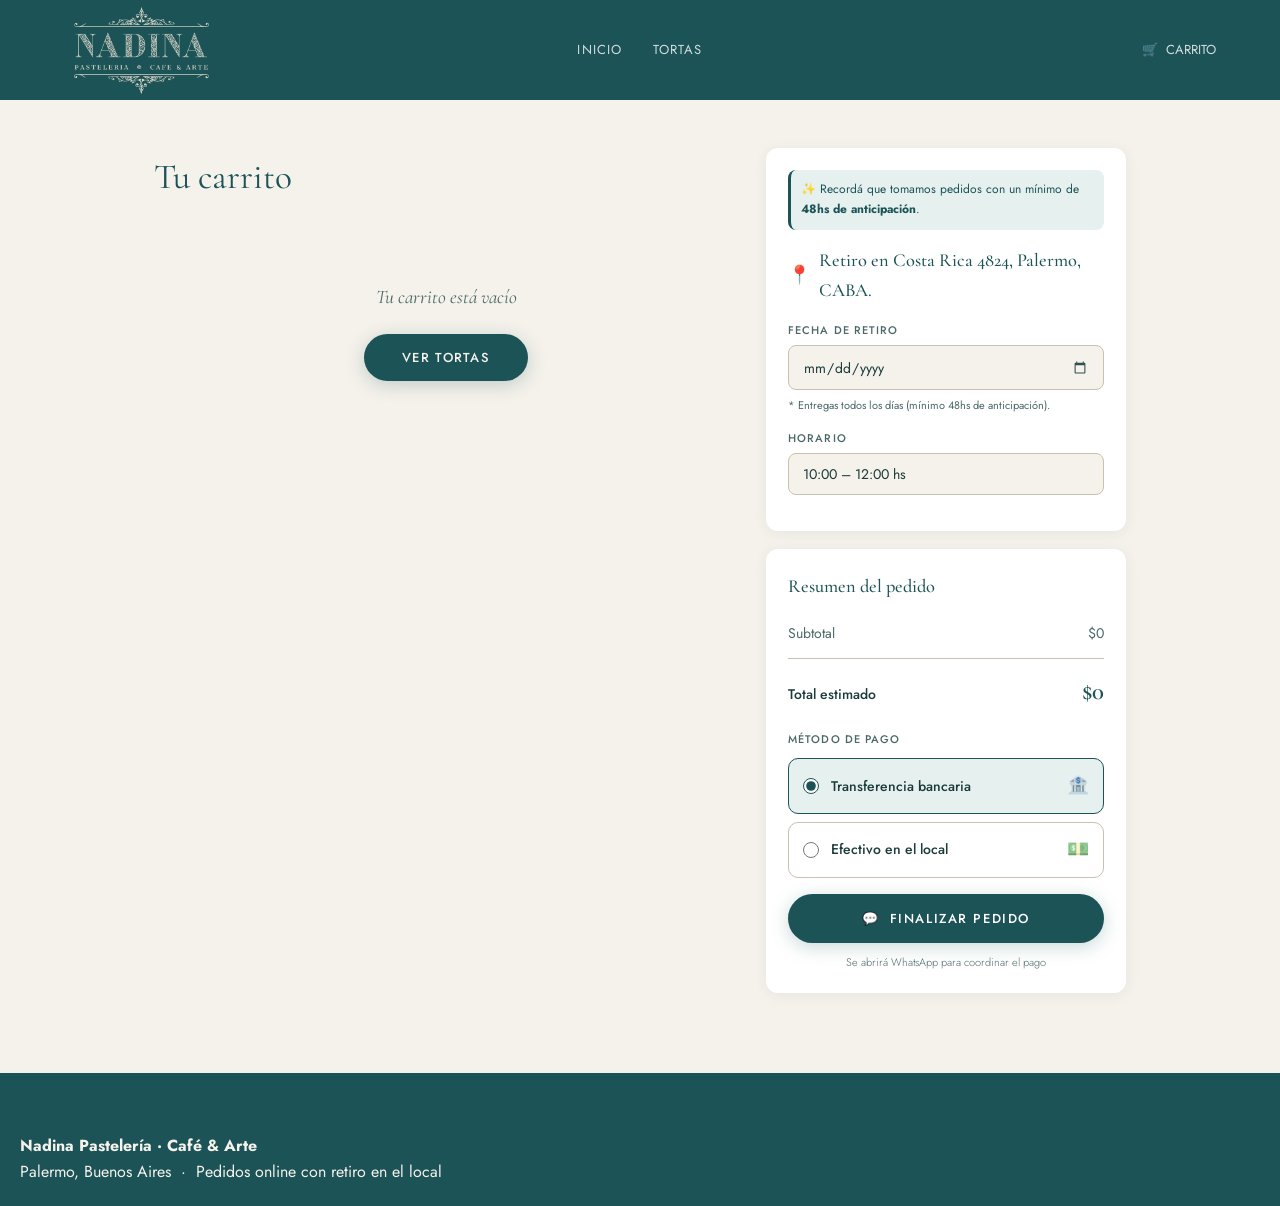
<file: carrito.html>
<!DOCTYPE html>
<html lang="es">
<head>
  <meta charset="UTF-8">
  <link rel="icon" type="image/png" href="img/favicon.png">
  <meta name="viewport" content="width=device-width, initial-scale=1.0">
  <title>Carrito — Nadina Pastelería</title>
  <link rel="stylesheet" href="css/style.css">
</head>
<body>

<!-- ===== HEADER ===== -->
<header>
  <div class="header-container">
    <div class="logo">
      <a href="index.html">
        <img src="img/logo.png" alt="Nadina Pastelería">
      </a>
    </div>

    <nav class="nav">
      <a href="index.html">Inicio</a>
      <a href="tortas.html">Tortas</a>
    </nav>

    <a href="carrito.html" class="btn-carrito">
      <span class="carrito-icono">🛒</span>
      Carrito
      <span id="carrito-count" style="display:none">0</span>
    </a>
  </div>
</header>

<!-- ===== CARRITO ===== -->
<div class="carrito-page">

  <!-- Columna izquierda: items -->
  <div class="carrito-izquierda">
    <h2 class="carrito-titulo">Tu carrito</h2>
    <div id="carrito-contenedor"></div>
  </div>

  <!-- Columna derecha: retiro + resumen -->
  <div class="carrito-panel">

    <!-- Retiro -->
    <div class="retiro-card">
      <div class="info-demora">
        ✨ Recordá que tomamos pedidos con un mínimo de <strong>48hs de anticipación</strong>.
      </div>
      <h3 class="card-section-title">
        <span class="icono-title">📍</span>  Retiro en Costa Rica 4824, Palermo, CABA.
      </h3>

      <div class="campo">
        <label for="fecha">Fecha de retiro</label>
        <input type="date" id="fecha">
        <p id="error-fecha" style="display:none; color: #b94040; font-size: 12px; margin-top: 8px; font-weight: 500;">
          ⚠️ Los pedidos requieren un mínimo de 48hs de anticipación.
        </p>
        <small style="display: block; margin-top: 6px; color: var(--texto-suave); font-size: 11px;">
          * Entregas todos los días (mínimo 48hs de anticipación).
        </small>
      </div>

      <div class="campo">
        <label for="horario">Horario</label>
        <select id="horario">
          <option value="10:00 - 12:00 hs">10:00 – 12:00 hs</option>
          <option value="12:00 - 14:00 hs">12:00 – 14:00 hs</option>
          <option value="16:00 - 18:00 hs">16:00 – 18:00 hs</option>
          <option value="18:00 - 20:00 hs">18:00 – 20:00 hs</option>

        </select>
      </div>
    </div>

    <!-- Resumen del pedido -->
    <div class="resumen-card">
      <h3 class="card-section-title">Resumen del pedido</h3>

      <div class="resumen-linea">
        <span>Subtotal</span>
        <span id="subtotal">$0</span>
      </div>
      
      <div class="resumen-linea" id="fila-recargo" style="display:none">
        <span>Recargo transferencia (10%)</span>
        <span id="recargo">$0</span>
      </div>

      <div class="resumen-total">
        <span>Total estimado</span>
        <span id="total">$0</span>
      </div>

      <p class="metodos-titulo">Método de pago</p>

      <div class="pago-opcion activo" data-pago="transferencia">
        <input type="radio" name="pago" value="transferencia" checked>
        <div class="pago-opcion-info">
          <strong>Transferencia bancaria</strong>
        </div>
        <span class="pago-icono">🏦</span>
      </div>

      <div class="pago-opcion" data-pago="efectivo">
        <input type="radio" name="pago" value="efectivo">
        <div class="pago-opcion-info">
          <strong>Efectivo en el local</strong>
        </div>
        <span class="pago-icono">💵</span>
      </div>

      <button class="btn-finalizar" onclick="enviarWhatsApp()">
        <span>💬</span>
        Finalizar pedido
      </button>

      <p class="nota-final">Se abrirá WhatsApp para coordinar el pago</p>
    </div>

  </div>
</div>

<!-- ===== FOOTER ===== -->
<footer>
  <strong>Nadina Pastelería · Café & Arte</strong><br>
  Palermo, Buenos Aires &nbsp;·&nbsp; Pedidos online con retiro en el local
</footer>

<script src="js/carrito.js"></script>
</body>
</html>
</file>
<file: css/style.css>
@import url('https://fonts.googleapis.com/css2?family=Cormorant+Garamond:ital,wght@0,400;0,500;0,600;1,400;1,600&family=Jost:wght@300;400;500&display=swap');

/* ---- Variables de marca ---- */
:root {
  --verde:        #1b5357;
  --verde-claro:  #e6f0ef;
  --beige:        #ded8ca;
  --beige-claro:  #f5f1eb;
  --beige-oscuro: #c9c1b0;
  --texto:        #1a3b3a;
  --texto-suave:  #4a6866;
  --blanco:       #ffffff;
  --sombra:       0 4px 28px rgba(39,104,101,0.10);
  --sombra-hover: 0 10px 40px rgba(39,104,101,0.18);
  --radio:        12px;
  --radio-pill:   50px;
  --font-display: 'Cormorant Garamond', serif;
  --font-body:    'Jost', sans-serif;
  --ease:         0.25s ease;
}

/* ---- Reset ---- */
*, *::before, *::after { box-sizing: border-box; margin: 0; padding: 0; }
html { scroll-behavior: smooth; }

body {
  font-family: var(--font-body);
  background-color: var(--beige-claro);
  color: var(--texto);
  font-size: 16px;
  line-height: 1.65;
}

img { max-width: 100%; display: block; }
a   { text-decoration: none; color: inherit; }

/* ============================================================
   HEADER
   ============================================================ */
header {
  width: 100%;
  height: 100px; /* Le damos un poquito más de altura */
  background: var(--verde);
  display: flex;
  justify-content: center; /* Esto centra el contenedor */
  position: sticky;
  top: 0;
  z-index: 200;
}

.header-container {
  width: 90%;
  max-width: 1200px; /* Si querés que estén más juntos, bajalo a 1000px */
  display: flex;
  align-items: center;
  justify-content: space-between; /* Logo izq, Nav centro, Carrito der */
}

.logo img {
  height: 155px;
  width: auto;
  display: block;
}

.nav {
  display: flex;
  gap: 30px;
  /* Esto asegura que el nav intente estar lo más centrado posible */
  position: absolute; 
  left: 50%;
  transform: translateX(-50%);
}

.btn-carrito {
  margin-left: auto; /* Empuja el carrito a la derecha si el nav está absoluto */
  color: rgba(255,255,255,0.80);
  text-transform: uppercase;
  display: flex;
  align-items: center;
  gap: 8px;
  font-size: 13px;
}

.nav a {
  color: rgba(255,255,255,0.80);
  font-size: 13px;
  font-weight: 400;
  letter-spacing: 0.09em;
  text-transform: uppercase;
  transition: color var(--ease);
  position: relative;
  justify-self: center;
}

.nav a::after {
  content: '';
  position: absolute;
  bottom: -4px; left: 0;
  width: 0; height: 1px;
  background: var(--beige);
  transition: width var(--ease);
}

.nav a:hover        { color: var(--beige); }
.nav a:hover::after { width: 100%; }


/* Estilo para el botón de carrito que quedó afuera del nav */

.btn-carrito:hover { color: var(--beige); }

#carrito-count {
  background: var(--beige);
  color: var(--verde);
  border-radius: 50%;
  width: 20px; height: 20px;
  font-size: 11px;
  font-weight: 500;
  display: inline-flex;
  align-items: center;
  justify-content: center;
  transition: transform var(--ease);
}

/* ============================================================
   HERO — Index
   ============================================================ */
.hero {
  text-align: center;
  padding: 96px 24px 88px;
  background: var(--beige);
  position: relative;
  overflow: hidden;
}

.hero-ornamento {
  display: block;
  font-size: 22px;
  color: var(--verde);
  opacity: 0.40;
  margin-bottom: 24px;
  letter-spacing: 12px;
}

.hero h2 {
  font-family: var(--font-display);
  font-size: clamp(2.2rem, 5vw, 3.8rem);
  font-weight: 400;
  font-style: italic;
  color: var(--verde);
  line-height: 1.2;
  max-width: 680px;
  margin: 0 auto 20px;
}

.hero p {
  color: var(--texto-suave);
  font-size: 1rem;
  font-weight: 300;
  max-width: 460px;
  margin: 0 auto 44px;
  line-height: 1.8;
}

.botones {
  display: flex;
  gap: 14px;
  justify-content: center;
  flex-wrap: wrap;
}

/* ---- Botones globales ---- */
.btn {
  display: inline-block;
  background: var(--verde);
  color: var(--beige-claro);
  padding: 13px 38px;
  border-radius: var(--radio-pill);
  font-size: 13px;
  font-weight: 500;
  letter-spacing: 0.10em;
  text-transform: uppercase;
  transition: background var(--ease), transform var(--ease), box-shadow var(--ease);
  box-shadow: 0 4px 18px rgba(39,104,101,0.25);
}

.btn:hover {
  background: var(--verde);
  transform: translateY(-2px);
  box-shadow: 0 6px 26px rgba(39,104,101,0.32);
}

.btn-outline {
  display: inline-block;
  border: 1.5px solid var(--verde);
  color: var(--verde);
  padding: 12px 38px;
  border-radius: var(--radio-pill);
  font-size: 13px;
  font-weight: 500;
  letter-spacing: 0.10em;
  text-transform: uppercase;
  background: transparent;
  transition: background var(--ease), color var(--ease), transform var(--ease);
}

.btn-outline:hover {
  background: var(--verde);
  color: var(--beige-claro);
  transform: translateY(-2px);
}

/* Divisor ornamental */
.ornamento {
  display: flex;
  align-items: center;
  justify-content: center;
  gap: 14px;
  margin: 8px auto 44px;
  color: var(--verde);
  font-size: 16px;
  opacity: 0.5;
}

.ornamento::before,
.ornamento::after {
  content: '';
  width: 64px; height: 1px;
  background: var(--verde);
  opacity: 0.45;
}

/* ============================================================
   SECCIÓN DESTACADOS / CATÁLOGO
   ============================================================ */
.destacados {
  padding: 72px 48px;
  max-width: 1160px;
  margin: 0 auto;
}

.destacados h2 {
  font-family: var(--font-display);
  font-size: clamp(1.8rem, 3vw, 2.6rem);
  font-weight: 400;
  color: var(--verde);
  text-align: center;
  margin-bottom: 4px;
}

/* Grid de productos */
.productos {
  display: grid;
  grid-template-columns: repeat(auto-fill, minmax(280px, 1fr));
  gap: 28px;
}

/* ---- Card de torta ---- */
.card {
  background: var(--blanco);
  border-radius: var(--radio);
  overflow: hidden;
  box-shadow: var(--sombra);
  transition: transform var(--ease), box-shadow var(--ease);
  display: flex;
  flex-direction: column;
}

.card:hover {
  transform: translateY(-6px);
  box-shadow: var(--sombra-hover);
}

.card-body {
  padding: 20px 22px 24px;
  display: flex;
  flex-direction: column;
  flex: 1;
}

.card h3 {
  font-family: var(--font-display);
  font-size: 1.3rem;
  font-weight: 500;
  color: var(--verde);
  margin-bottom: 6px;
}

.card .descripcion {
  font-size: 0.85rem;
  color: var(--texto-suave);
  font-weight: 300;
  line-height: 1.6;
  flex: 1;
}

.card .precio {
  font-family: var(--font-display);
  font-size: 1.45rem;
  font-weight: 600;
  color: var(--verde);
  margin-top: 12px;
  margin-bottom: 2px;
}

.card button {
  margin-top: 14px;
  background: var(--verde);
  color: var(--beige-claro);
  border: none;
  padding: 12px 0;
  border-radius: var(--radio-pill);
  font-family: var(--font-body);
  font-size: 13px;
  font-weight: 500;
  letter-spacing: 0.09em;
  text-transform: uppercase;
  cursor: pointer;
  transition: background var(--ease), transform var(--ease);
}

.card button:hover  { background: var(--verde-oscuro); transform: scale(1.02); }
.card button:active { transform: scale(0.98); }

/* ============================================================
   HERO CATÁLOGO (tortas.html)
   ============================================================ */
.hero-catalogo {
  background: var(--beige);
  text-align: center;
  padding: 64px 24px 48px;
  border-bottom: 1px solid var(--beige-oscuro);
}

.hero-catalogo h2 {
  font-family: var(--font-display);
  font-size: clamp(2rem, 4vw, 3rem);
  font-weight: 400;
  font-style: italic;
  color: var(--verde);
  margin-bottom: 10px;
}

.hero-catalogo p {
  color: var(--texto-suave);
  font-size: 0.95rem;
  font-weight: 300;
}

/* Sección catálogo en tortas.html */
.catalogo-seccion {
  padding: 56px 48px;
  max-width: 1160px;
  margin: 0 auto;
}

/* ============================================================
   PÁGINA CARRITO
   ============================================================ */
.carrito-page {
  display: grid;
  grid-template-columns: 1fr 360px;
  gap: 28px;
  max-width: 1020px;
  margin: 0 auto;
  padding: 48px 24px 80px;
  align-items: start;
}

.carrito-titulo {
  font-family: var(--font-display);
  font-size: 2.2rem;
  font-weight: 400;
  color: var(--verde);
  margin-bottom: 28px;
}

/* Items */
#carrito-contenedor {
  display: flex;
  flex-direction: column;
  gap: 12px;
  margin-bottom: 24px;
}

.item-carrito {
  display: flex;
  align-items: center;
  gap: 14px;
  background: var(--blanco);
  border-radius: var(--radio);
  padding: 14px 16px;
  box-shadow: 0 2px 12px rgba(39,104,101,0.07);
}

.item-carrito img {
  width: 68px; height: 68px;
  object-fit: cover;
  border-radius: 8px;
  flex-shrink: 0;
}

.item-info { flex: 1; }

.item-info h4 {
  font-family: var(--font-display);
  font-size: 1.05rem;
  font-weight: 500;
  color: var(--verde);
  margin-bottom: 2px;
}

.item-info .item-detalle {
  font-size: 0.78rem;
  color: var(--texto-suave);
  font-weight: 300;
  margin-bottom: 8px;
}

.item-controles {
  display: flex;
  align-items: center;
  gap: 6px;
}

.item-controles button {
  width: 26px; height: 26px;
  border-radius: 50%;
  border: 1.5px solid var(--verde);
  background: transparent;
  color: var(--verde);
  font-size: 16px;
  line-height: 1;
  cursor: pointer;
  display: flex;
  align-items: center;
  justify-content: center;
  transition: background var(--ease), color var(--ease);
}

.item-controles button:hover {
  background: var(--verde);
  color: var(--blanco);
}

.cantidad-num {
  font-size: 14px;
  font-weight: 500;
  min-width: 18px;
  text-align: center;
  color: var(--texto);
}

.item-precio {
  font-family: var(--font-display);
  font-size: 1.15rem;
  font-weight: 600;
  color: var(--verde);
  white-space: nowrap;
  flex-shrink: 0;
}

.item-eliminar {
  background: none;
  border: none;
  color: var(--beige-oscuro);
  font-size: 14px;
  cursor: pointer;
  padding: 4px 2px;
  line-height: 1;
  transition: color var(--ease);
  flex-shrink: 0;
}

.item-eliminar:hover { color: #b94040; }

.carrito-vacio {
  text-align: center;
  padding: 48px 0;
  color: var(--texto-suave);
}

.carrito-vacio p {
  font-family: var(--font-display);
  font-size: 1.2rem;
  font-style: italic;
  margin-bottom: 20px;
}

/* ---- Panel lateral: Retiro + Resumen ---- */
.carrito-panel {
  display: flex;
  flex-direction: column;
  gap: 18px;
  position: sticky;
  top: 96px;
}

.retiro-card,
.resumen-card {
  background: var(--blanco);
  border-radius: var(--radio);
  padding: 22px;
  box-shadow: 0 2px 14px rgba(39,104,101,0.07);
}

.card-section-title {
  font-family: var(--font-display);
  font-size: 1.15rem;
  font-weight: 500;
  color: var(--verde);
  margin-bottom: 16px;
  display: flex;
  align-items: center;
  gap: 8px;
}

.campo { margin-bottom: 14px; }

.campo label {
  display: block;
  font-size: 11px;
  font-weight: 500;
  letter-spacing: 0.10em;
  text-transform: uppercase;
  color: var(--texto-suave);
  margin-bottom: 6px;
}

.campo input,
.campo select {
  width: 100%;
  padding: 10px 14px;
  border: 1.5px solid var(--beige-oscuro);
  border-radius: 8px;
  font-family: var(--font-body);
  font-size: 14px;
  color: var(--texto);
  background: var(--beige-claro);
  outline: none;
  -webkit-appearance: none;
  appearance: none;
  transition: border-color var(--ease);
}

.campo input:focus,
.campo select:focus { border-color: var(--verde); }

/* Resumen numérico */
.resumen-linea {
  display: flex;
  justify-content: space-between;
  font-size: 14px;
  color: var(--texto-suave);
  padding: 5px 0;
}

.resumen-total {
  display: flex;
  justify-content: space-between;
  align-items: baseline;
  padding: 12px 0 18px;
  border-top: 1px solid var(--beige-oscuro);
  margin-top: 8px;
}

.resumen-total span:first-child {
  font-size: 14px;
  font-weight: 500;
  color: var(--texto);
}

.resumen-total span:last-child {
  font-family: var(--font-display);
  font-size: 1.55rem;
  font-weight: 600;
  color: var(--verde);
}

/* Métodos de pago */
.metodos-titulo {
  font-size: 11px;
  font-weight: 500;
  letter-spacing: 0.10em;
  text-transform: uppercase;
  color: var(--texto-suave);
  margin-bottom: 10px;
}

.pago-opcion {
  display: flex;
  align-items: center;
  gap: 12px;
  border: 1.5px solid var(--beige-oscuro);
  border-radius: 10px;
  padding: 12px 14px;
  margin-bottom: 8px;
  cursor: pointer;
  transition: border-color var(--ease), background var(--ease);
}

.pago-opcion input[type="radio"] {
  accent-color: var(--verde);
  width: 16px; height: 16px;
  flex-shrink: 0;
  cursor: pointer;
}

.pago-opcion.activo {
  border-color: var(--verde);
  background: var(--verde-claro);
}

.pago-opcion-info { flex: 1; }

.pago-opcion-info strong {
  display: block;
  font-size: 14px;
  font-weight: 500;
  color: var(--texto);
}

.pago-opcion-info small {
  font-size: 12px;
  color: var(--texto-suave);
}

.pago-icono { font-size: 18px; opacity: 0.7; }

/* Botón finalizar */
.btn-finalizar {
  display: flex;
  align-items: center;
  justify-content: center;
  gap: 10px;
  width: 100%;
  padding: 15px;
  margin-top: 16px;
  background: var(--verde);
  color: var(--blanco);
  border: none;
  border-radius: var(--radio-pill);
  font-family: var(--font-body);
  font-size: 13px;
  font-weight: 500;
  letter-spacing: 0.12em;
  text-transform: uppercase;
  cursor: pointer;
  transition: background var(--ease), transform var(--ease), box-shadow var(--ease);
  box-shadow: 0 4px 18px rgba(39,104,101,0.25);
}

.btn-finalizar:hover {
  background: var(--verde);
  transform: translateY(-2px);
  box-shadow: 0 6px 26px rgba(39,104,101,0.32);
}

.nota-final {
  font-size: 11px;
  color: var(--texto-suave);
  text-align: center;
  margin-top: 10px;
  font-weight: 300;
}

/* ============================================================
   TOAST
   ============================================================ */
#toast {
  position: fixed;
  bottom: 32px;
  left: 50%;
  transform: translateX(-50%) translateY(16px);
  background: var(--verde);
  color: var(--beige-claro);
  padding: 12px 28px;
  border-radius: var(--radio-pill);
  font-size: 14px;
  font-weight: 400;
  opacity: 0;
  pointer-events: none;
  transition: opacity 0.3s ease, transform 0.3s ease;
  z-index: 9999;
  white-space: nowrap;
  box-shadow: 0 4px 20px rgba(0,0,0,0.22);
}

#toast.show {
  opacity: 1;
  transform: translateX(-50%) translateY(0);
}

.selector-tamanio {
    margin-top: 15px;
    margin-bottom: 5px;
}

.selector-tamanio label {
    display: block;
    font-size: 10px;
    font-weight: 500;
    letter-spacing: 0.1em;
    text-transform: uppercase;
    color: var(--texto-suave);
    margin-bottom: 6px;
}

/* El select propiamente dicho */
.tamanio-select {
    width: 100%;
    padding: 10px 12px;
    border: 1.5px solid var(--beige-oscuro);
    border-radius: 8px;
    font-family: var(--font-body);
    font-size: 13px;
    color: var(--texto);
    background-color: var(--beige-claro);
    background-image: url("data:image/svg+xml,%3Csvg xmlns='http://www.w3.org/2000/svg' width='12' height='12' fill='%234a6866' viewBox='0 0 16 16'%3E%3Cpath d='M7.247 11.14 2.451 5.658C1.885 5.013 2.345 4 3.204 4h9.592a1 1 0 0 1 .753 1.659l-4.796 5.48a1 1 0 0 1-1.506 0z'/%3E%3C/svg%3E");
    background-repeat: no-repeat;
    background-position: calc(100% - 12px) center;
    outline: none;
    cursor: pointer;
    appearance: none;
    -webkit-appearance: none;
    transition: border-color var(--ease), box-shadow var(--ease);
}

.tamanio-select:focus {
    border-color: var(--verde);
    box-shadow: 0 0 0 3px rgba(39, 104, 101, 0.05);
}

/* Ajuste de la tipografía del precio dinámico */
.precio-display {
    font-family: var(--font-display);
    font-size: 1.5rem;
    font-weight: 600;
    color: var(--verde);
    margin-top: 8px;
    display: block;
}

/* Sección de Tortas Personalizadas (Index) */
.personalizados {
    background: var(--blanco);
    border-top: 1px solid var(--beige-oscuro);
    padding: 80px 24px;
    text-align: center;
}

.personalizados h2 {
    font-family: var(--font-display);
    font-size: clamp(1.8rem, 3vw, 2.6rem);
    color: var(--verde);
    margin-bottom: 12px;
    font-style: italic;
}

.personalizados p {
    color: var(--texto-suave);
    max-width: 500px;
    margin: 0 auto 32px;
    font-weight: 300;
}

.link-instagram {
    display: inline-flex;
    align-items: center;
    gap: 8px;
    margin-top: 24px;
    color: var(--verde);
    font-size: 14px;
    font-weight: 400;
    transition: opacity var(--ease);
}

.link-instagram:hover {
    opacity: 0.7;
}

/* Ajuste informativo en el carrito para la demora */
.info-demora {
    font-size: 12px;
    color: var(--verde);
    background: var(--verde-claro);
    padding: 10px;
    border-radius: 8px;
    margin-bottom: 15px;
    border-left: 3px solid var(--verde);
}

/* Estilo para la Card Personalizada dentro de la grilla */
.personalizada-card {
    background: var(--verde-claro) !important; /* Un color sutil para que destaque */
    border: 1px dashed var(--verde);
}

.personalizada-card .tag {
    font-size: 10px;
    text-transform: uppercase;
    letter-spacing: 1px;
    color: var(--verde);
    font-weight: 600;
}

.info-adicional {
    margin: 15px 0;
    font-size: 13px;
    color: var(--texto-suave);
    border-top: 1px solid rgba(39, 104, 101, 0.1);
    padding-top: 10px;
}

.btn-whatsapp-card {
    display: block;
    text-align: center;
    background: var(--verde);
    color: white;
    padding: 12px;
    border-radius: var(--radio-pill);
    font-size: 13px;
    font-weight: 500;
    transition: var(--ease);
}

.btn-whatsapp-card:hover {
    background: var(--verde);
    transform: translateY(-2px);
}

/* FOOTER HORIZONTAL MEJORADO */
footer {
    background: var(--verde);
    color: var(--beige-claro);
    padding: 60px 20px 20px;
}

.footer-container {
  max-width: 1200px;
  margin: 0 auto;
  display: flex;
  justify-content: space-between;
  align-items: center;
  gap: 40px;
}

.footer-brand {
  flex: 1;
}

.footer-logo {
  height: 40px;
  filter: brightness(0) invert(1);
  margin-bottom: 10px;
}

.footer-info {
    flex: 2;
    display: flex;
    justify-content: flex-end;
    gap: 60px; /* Espacio entre los bloques de texto */
}

.footer-item strong {
  display: block;
  font-family: var(--font-display);
  color: var(--beige);
  font-size: 1.1rem;
  margin-bottom: 8px;
}

.footer-item p, .footer-item a {
  font-size: 14px;
  opacity: 0.8;
}

.footer-bottom {
  margin-top: 40px;
  padding-top: 20px;
  border-top: 1px solid rgba(255,255,255,0.1);
  text-align: center;
  font-size: 12px;
  opacity: 0.5;
}


.card-img-wrap {
  position: relative;
  display: block;
  height: 250px; /* Altura única para que no salte */
  overflow-x: auto; /* Permite el scroll con el dedo */
  overflow-y: hidden;
  scroll-snap-type: x mandatory; /* Hace que la imagen "calce" justo al deslizar */
  -webkit-overflow-scrolling: touch;
  scrollbar-width: none; /* Oculta scroll en Firefox */
  touch-action: pan-x; /* Optimiza para celular */
  cursor: grab;
}

/* Ocultar scrollbar en Chrome/Safari */
.card-img-wrap::-webkit-scrollbar {
  display: none;
}

/* 2. EL TRACK (Donde van las fotos) */
.carrusel-track {
  display: flex;
  width: 200%; /* Porque tenés 2 fotos */
  height: 100%;
  transition: transform 0.5s ease-in-out; /* Para que las flechas se muevan suave */
}

/* 3. LAS IMÁGENES */
.img-carrusel {
  width: 50%;         /* Ocupa la mitad del track de 200% (o sea, el 100% de la card) */
  min-width: 50%;     /* Evita que el navegador la achique */
  height: 100%; 
  flex-shrink: 0;
  object-fit: cover;
  object-position: center;
  scroll-snap-align: start; /* Esto hace que "calce" justo al deslizar */
}

/* 4. LAS FLECHAS (Ubicación y estilo) */
.prev, .next {
  position: absolute;
  top: 50%;
  transform: translateY(-50%);
  background: rgba(27, 83, 87, 0.6);
  color: white;
  border: none;
  padding: 12px 8px;
  cursor: pointer;
  z-index: 10;
  transition: background 0.3s;
}

.prev { left: 0; border-radius: 0 5px 5px 0; }
.next { right: 0; border-radius: 5px 0 0 5px; }
.prev:hover, .next:hover { background: var(--verde); }

/* 5. EL ICONO DEL CALENDARIO */
input[type="date"]::-webkit-calendar-picker-indicator {
  cursor: pointer;
  filter: invert(28%) sepia(12%) saturate(1257%) hue-rotate(131deg) brightness(95%) contrast(92%);
}

/* Estilo para el input cuando hay error */
#fecha:invalid {
  box-shadow: none;
}

#error-fecha {
  font-family: var(--font-body);
  font-weight: 500;
  animation: fadeIn 0.3s ease;
}


/* Estilos para Tortas de Diseño */
.card-personalizada {
  border: 1px solid rgba(27, 83, 87, 0.1);
  transition: transform 0.3s ease;
}

.card-personalizada:hover {
  transform: translateY(-5px);
}

/* Soporte para las 14 fotos */
.card-personalizada .carrusel-track {
  width: 1400% !important; 
  display: flex !important;
}
.card-personalizada .img-carrusel {
  width: calc(100% / 14) !important;
  min-width: calc(100% / 14) !important;
  object-fit: cover;
}
/* Estilo del botón */
.btn-whatsapp {
  background-color: #25d366;
  color: white;
  border: none;
  padding: 14px;
  border-radius: 8px;
  font-weight: 600;
  width: 100%;
  margin-top: 15px;
  cursor: pointer;
}

.btn-whatsapp:hover {
  background-color: #128c7e;
}

.cantidad-custom {
  display: flex;
  align-items: center;
  justify-content: center;
  gap: 10px;
  margin-top: 10px;
  font-size: 13px;
  color: #555;
}

.cant-input {
  width: 45px;
  padding: 5px;
  border: 1px solid #ddd;
  border-radius: 4px;
  text-align: center;
}

.tamanio-select-custom {
  width: 100%;
  padding: 10px;
  margin-top: 5px;
  border: 1px solid #ddd;
  border-radius: 8px;
  background: #fdfaf7;
}

@keyframes fadeIn {
  from { opacity: 0; transform: translateY(-5px); }
  to { opacity: 1; transform: translateY(0); }
}

/* Mejora mobile para el input de fecha */
input[type="date"] {
  position: relative;
  min-height: 45px;
}
.btn-finalizar[style*="pointer-events: none"] {
  background: var(--beige-oscuro) !important;
  color: var(--texto-suave) !important;
  cursor: not-allowed;
  box-shadow: none !important;
  transform: none !important;
}
/* ============================================================
   RESPONSIVE
   ============================================================ */
@media (max-width: 900px) {
  .carrito-page {
    grid-template-columns: 1fr;
    padding: 32px 20px 60px;
  }
  .carrito-panel { position: static; }
}

@media (max-width: 768px) {
  header { 
    padding: 0 20px; 
  }


  .nav { 
    gap: 18px; 
  }
  .nav a { 
    font-size: 12px; 
  }

  .destacados, .catalogo-seccion { 
    padding: 48px 20px; 
  }

  .hero{ 
    padding: 72px 20px 64px; 
  }


  .hero-catalogo{ 
    padding: 48px 20px 36px; 
  }


  .productos {
    grid-template-columns: repeat(auto-fill, minmax(250px, 1fr));
    gap: 20px;
    padding: 0 10px;
  }

    
  .footer-container {
    flex-direction: column;
    text-align: center;
    gap: 30px;
  }

  .footer-info {
    justify-content: center;
    flex-direction: column;
    gap: 20px;
  }
}

@media (max-width: 540px) {
  .nav { 
    display: flex; /* Cambiamos de 'none' a 'flex' */
    gap: 15px; 
  }
  .card-personalizada .carrusel-track {
    width: 1400% !important; /* Forzamos a que mantenga el espacio para las 14 fotos */
  }

  .card-personalizada .img-carrusel {
    width: calc(100% / 14) !important;
    min-width: calc(100% / 14) !important;
  }
  
  header {
    padding: 0 15px;
    height: 100px; /* Un poco más chico para ganar espacio */
  }

  .logo img {
    height: 90px; /* Logo más pequeño en mobile */
  }

  .nav a {
    font-size: 11px; /* Letra más chica para que entre todo */
    letter-spacing: 0.05em;
  }
  
  .card-img-wrap {
    height: 350px; 
    display: block;
    position: relative;
    background-color: #f5f1eb;
  }

  /* ESTO ES LO QUE TENÉS QUE AGREGAR/MODIFICAR: */
  .img-carrusel {
    display: block; /* Para que no se apilen horizontalmente */
    width: 50%;      /* Sigue siendo el 50% del track (que mide 200%) */
    min-width: 50%;  /* FUERZA a que ocupe toda la visual de la card */
    height: 100%;
    object-fit: cover;
    object-position: center;
  }

  .productos { 
    grid-template-columns: 1fr; 
  }

  .hero h2 {
    font-size: 1.8rem; /* Título del hero más acorde al celu */
  }
    
  .btn-carrito {
    font-size: 11px;
  }

  .item-carrito img { 
    width: 56px; 
    height: 56px; 
  }
}

/* Las flechas solo las mostramos si hay mouse (PC) */
@media (hover: none) {
    .prev, .next {
        display: none; /* En celu no hacen falta flechas si podés deslizar */
    }
}

@media (min-width: 1024px) {
    /* En PC: evitamos que se vea la barra de scroll si el mouse hace algo raro */
    .card-img-wrap {
        overflow-y: hidden; 
    }
}
</file>
